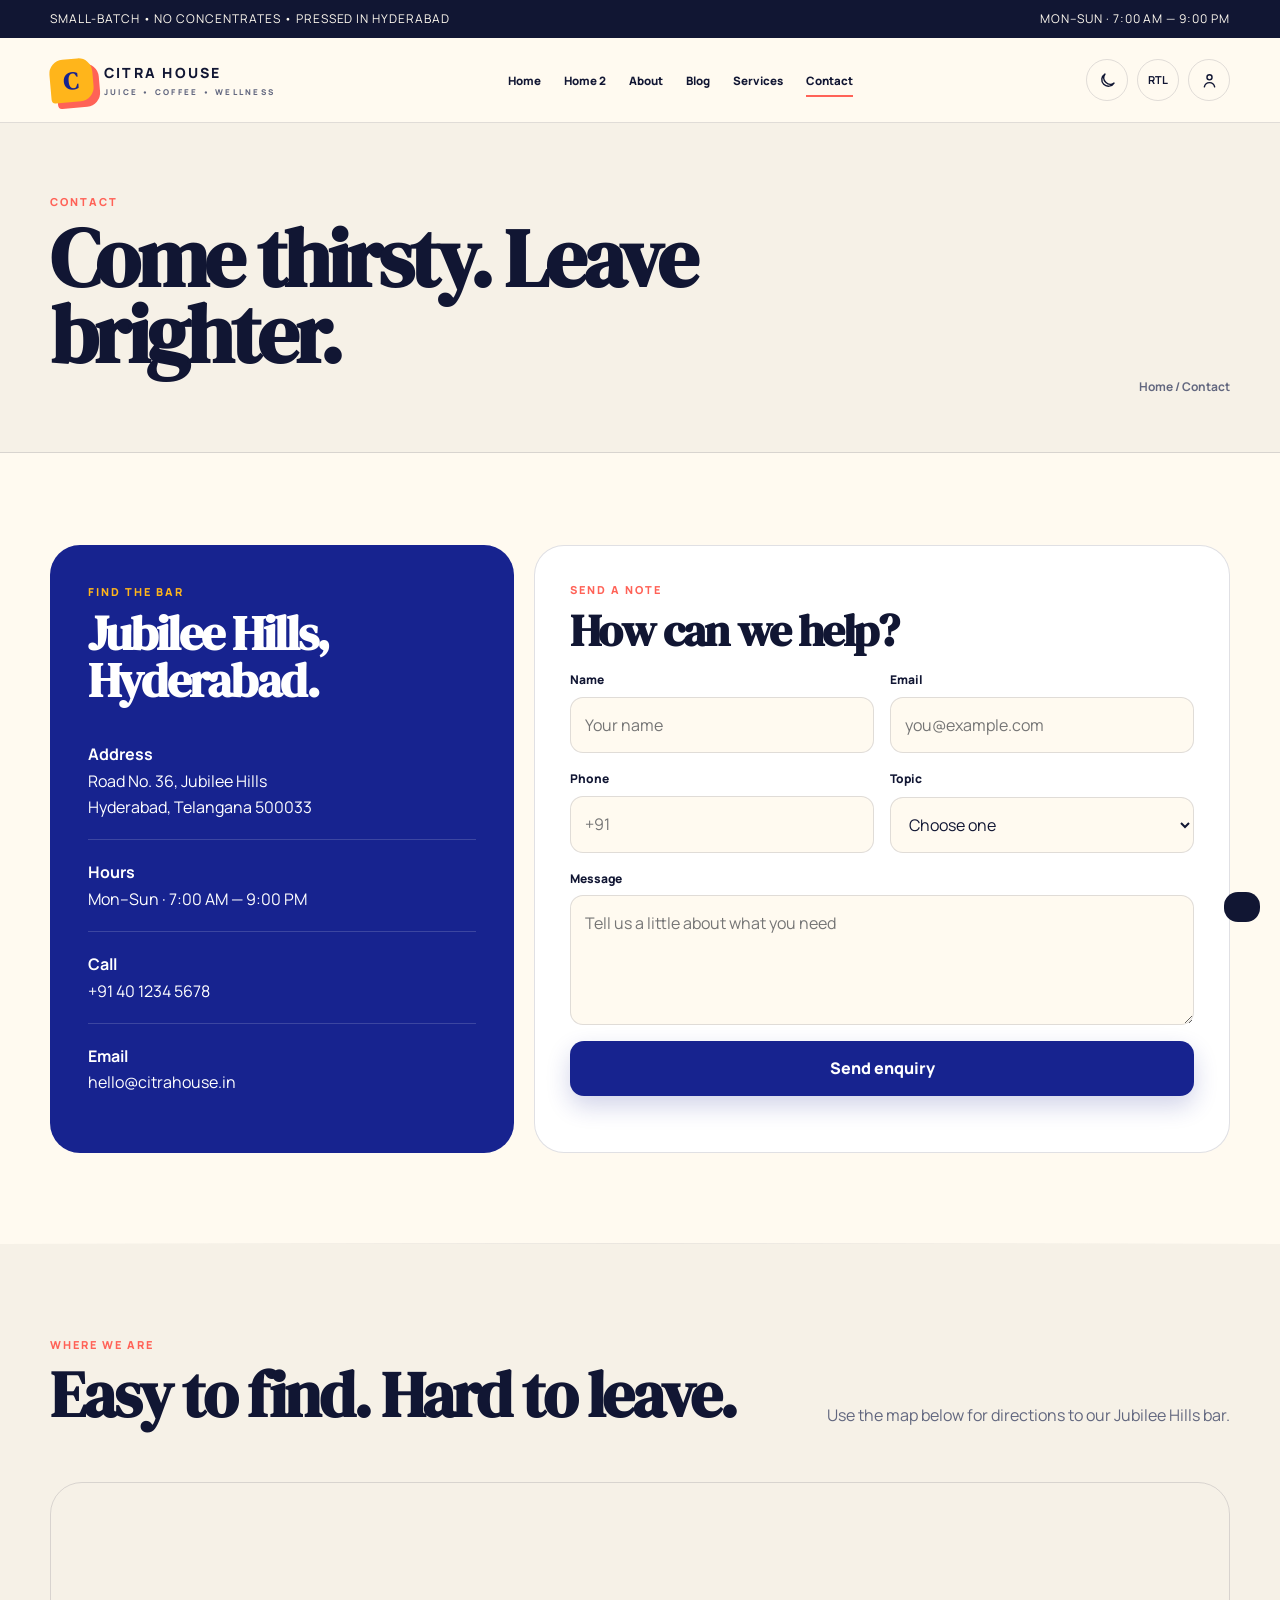
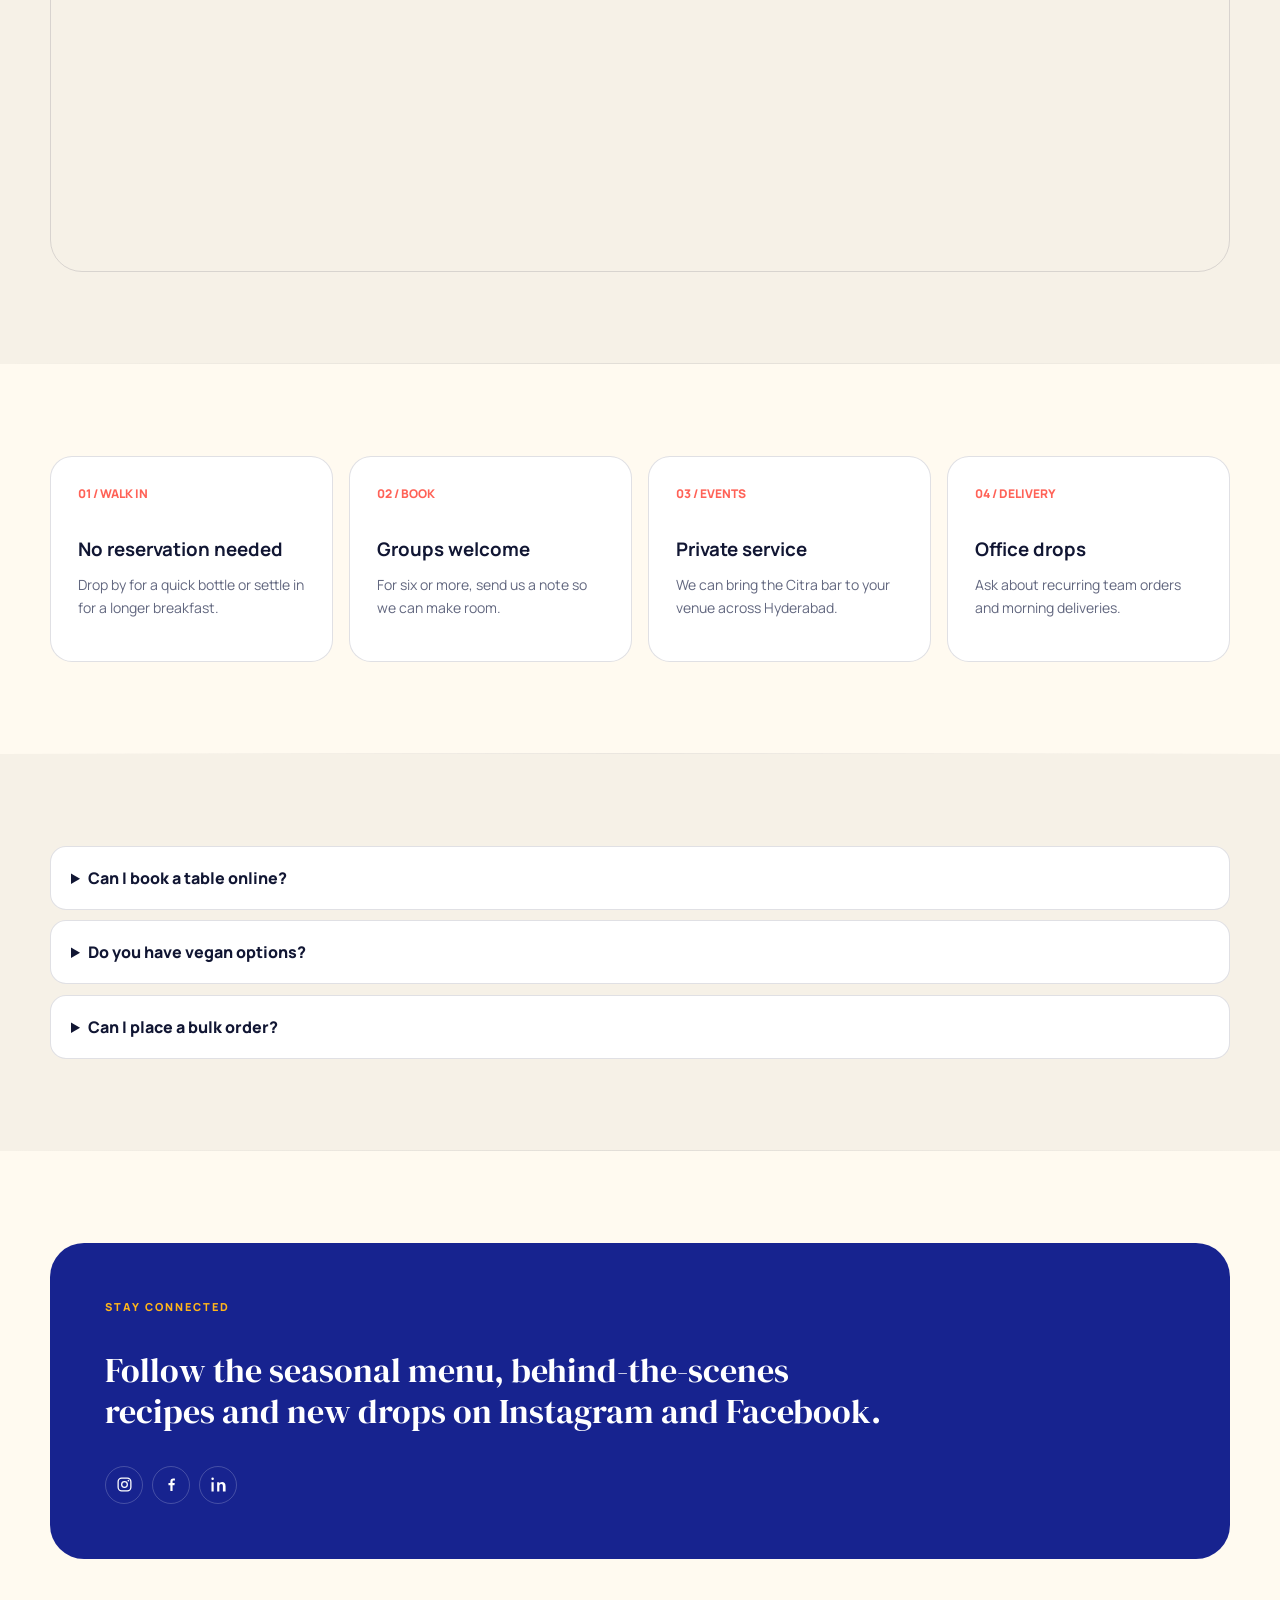
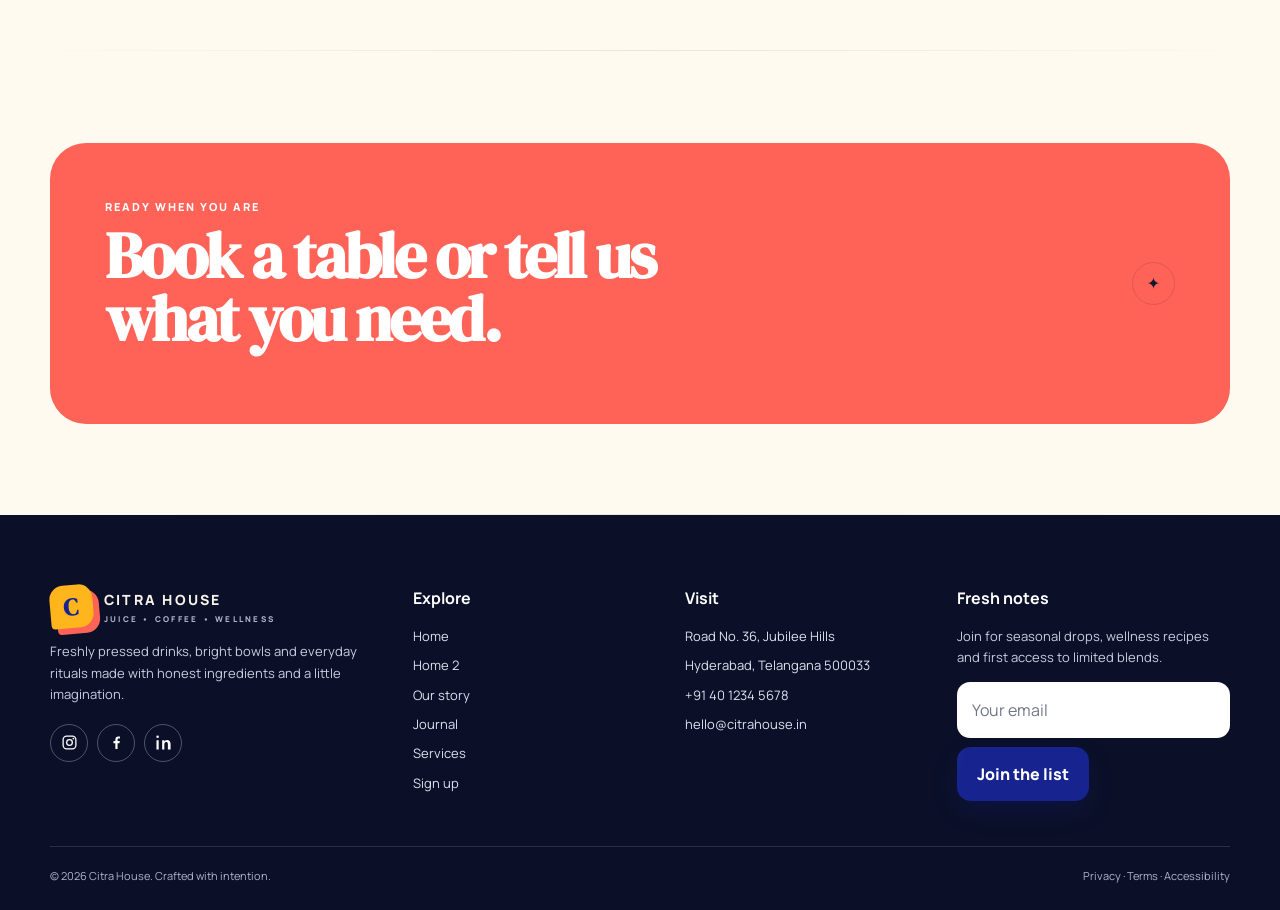
<file: contact.html>
<!doctype html>
<html lang="en" dir="ltr">
<head>
<meta charset="utf-8"><meta name="viewport" content="width=device-width,initial-scale=1">
<title>Contact Citra House</title><meta name="description" content="Visit Citra House in Jubilee Hills, Hyderabad or send an enquiry for tables, events and orders.">
<link rel="icon" href="favicon.svg"><link rel="stylesheet" href="css/style.css">
</head>
<body>
<div class="topbar"><div class="container"><span>Small-batch • No concentrates • Pressed in Hyderabad</span><span>Mon–Sun · 7:00 AM — 9:00 PM</span></div></div>
<header class="header"><div class="container nav">
<a class="logo" href="index.html"><span class="logo-mark">C</span><span>CITRA HOUSE<small>JUICE • COFFEE • WELLNESS</small></span></a>
<nav class="navlinks">
<a data-page="index.html" href="index.html">Home</a><a data-page="home2.html" href="home2.html">Home 2</a><a data-page="about.html" href="about.html">About</a><a data-page="blogs.html" href="blogs.html">Blog</a><a data-page="services.html" href="services.html">Services</a><a data-page="contact.html" href="contact.html">Contact</a>
</nav>
<div class="nav-actions">
<button class="icon-btn theme-icon" aria-label="Toggle dark and light mode" data-theme-toggle title="Dark / Light">
<svg viewBox="0 0 24 24" aria-hidden="true"><path d="M20.2 15.2A8.2 8.2 0 0 1 8.8 3.8 8.3 8.3 0 1 0 20.2 15.2Z"/></svg>
</button>
<button class="icon-btn rtl-control" aria-label="Toggle RTL and LTR" data-dir-toggle title="RTL / LTR">RTL</button>
<div class="user-menu">
<button class="icon-btn user-icon" type="button" aria-label="Open account menu" aria-expanded="false" title="Account menu">
<svg viewBox="0 0 24 24" aria-hidden="true"><circle cx="12" cy="8" r="3.2"/><path d="M5.5 20c.8-3.5 3-5.3 6.5-5.3s5.7 1.8 6.5 5.3"/></svg>
</button>
<div class="user-dropdown" role="menu">
<a href="login.html" role="menuitem"><span class="menu-symbol">↪</span><span><b>Login</b><small>Member sign in</small></span></a>
<a href="signup.html" role="menuitem"><span class="menu-symbol">＋</span><span><b>Sign up</b><small>Create your account</small></span></a>
<a href="enquiry.html" role="menuitem"><span class="menu-symbol">✦</span><span><b>Book / Enquire</b><small>Table, event or order</small></span></a>

</div>
</div>
<button class="menu-btn" aria-label="Open menu">☰</button>
</div>
</div></header>

<main>
<section class="page-hero"><div class="container"><div><div class="kicker">Contact</div><h1 class="serif">Come thirsty. Leave brighter.</h1></div><div class="breadcrumb">Home / Contact</div></div></section>
<section class="section"><div class="container contact-grid"><div class="contact-card"><div class="kicker" style="color:var(--mango)">Find the bar</div><h2 class="serif" style="font-size:48px">Jubilee Hills, Hyderabad.</h2><div class="contact-row"><b>Address</b><br>Road No. 36, Jubilee Hills<br>Hyderabad, Telangana 500033</div><div class="contact-row"><b>Hours</b><br>Mon–Sun · 7:00 AM — 9:00 PM</div><div class="contact-row"><b>Call</b><br><a href="tel:+914012345678">+91 40 1234 5678</a></div><div class="contact-row"><b>Email</b><br><a href="mailto:hello@citrahouse.in">hello@citrahouse.in</a></div></div>
<form class="form"><div class="kicker">Send a note</div><h2 class="serif" style="font-size:45px">How can we help?</h2><div class="form-grid"><div class="field"><label>Name</label><input required placeholder="Your name"></div><div class="field"><label>Email</label><input type="email" required placeholder="you@example.com"></div><div class="field"><label>Phone</label><input required placeholder="+91"></div><div class="field"><label>Topic</label><select required><option value="">Choose one</option><option>Table booking</option><option>Event / catering</option><option>Corporate order</option><option>General question</option></select></div><div class="field full"><label>Message</label><textarea required placeholder="Tell us a little about what you need"></textarea></div><div class="field full"><button class="primary">Send enquiry</button></div></div></form></div></section>
<section class="section alt"><div class="container"><div class="section-head reveal"><div><div class="kicker">Where we are</div><h2 class="serif">Easy to find. Hard to leave.</h2></div><p>Use the map below for directions to our Jubilee Hills bar.</p></div><div class="map-wrap"><iframe loading="lazy" src="https://www.google.com/maps?q=Jubilee%20Hills%20Hyderabad&output=embed" title="Citra House location map"></iframe></div></div></section>
<section class="section"><div class="container"><div class="feature-grid"><div class="feature"><div class="feature-num">01 / WALK IN</div><h3>No reservation needed</h3><p>Drop by for a quick bottle or settle in for a longer breakfast.</p></div><div class="feature"><div class="feature-num">02 / BOOK</div><h3>Groups welcome</h3><p>For six or more, send us a note so we can make room.</p></div><div class="feature"><div class="feature-num">03 / EVENTS</div><h3>Private service</h3><p>We can bring the Citra bar to your venue across Hyderabad.</p></div><div class="feature"><div class="feature-num">04 / DELIVERY</div><h3>Office drops</h3><p>Ask about recurring team orders and morning deliveries.</p></div></div></div></section>
<section class="section alt"><div class="container"><div class="faq"><details><summary>Can I book a table online?</summary><p>Yes. Use the Book / Enquire button and tell us your date, group size and preferred time.</p></details><details><summary>Do you have vegan options?</summary><p>Yes. Many of our juices and smoothies are naturally plant-based, and the team can guide you through the menu.</p></details><details><summary>Can I place a bulk order?</summary><p>Absolutely. Contact us with quantities and timing and we will recommend the best format.</p></details></div></div></section>
<section class="section"><div class="container quote"><div class="kicker" style="color:var(--mango)">Stay connected</div><p>Follow the seasonal menu, behind-the-scenes recipes and new drops on Instagram and Facebook.</p><div class="socials">
<a href="https://www.instagram.com/" target="_blank" rel="noreferrer" aria-label="Instagram" title="Instagram"><svg viewBox="0 0 24 24" aria-hidden="true"><rect x="3" y="3" width="18" height="18" rx="5" fill="none" stroke="currentColor" stroke-width="1.8"/><circle cx="12" cy="12" r="4" fill="none" stroke="currentColor" stroke-width="1.8"/><circle cx="17.5" cy="6.5" r="1.2" fill="currentColor"/></svg></a>
<a href="https://www.facebook.com/" target="_blank" rel="noreferrer" aria-label="Facebook" title="Facebook"><svg viewBox="0 0 24 24" aria-hidden="true"><path fill="currentColor" d="M13.5 21v-8h2.7l.4-3.1h-3.1v-2c0-.9.3-1.5 1.6-1.5h1.7V3.6c-.3 0-1.3-.1-2.4-.1-2.4 0-4 1.5-4 4.2v2.2H7.7V13h2.7v8z"/></svg></a>
<a href="https://www.linkedin.com/" target="_blank" rel="noreferrer" aria-label="LinkedIn" title="LinkedIn"><svg viewBox="0 0 24 24" aria-hidden="true"><path fill="currentColor" d="M5.2 8.7H2.1V22h3.1zM3.7 2a1.8 1.8 0 1 0 0 3.6 1.8 1.8 0 0 0 0-3.6M22 14.4c0-4-2.1-5.9-4.9-5.9-2.3 0-3.3 1.3-3.9 2.2V8.7h-3.1V22h3.1v-7.1c0-1.9.4-3.7 2.7-3.7s2.3 2.1 2.3 3.8V22H22z"/></svg></a>
</div></div></section>
<section class="section"><div class="container cta reveal"><div><div class="kicker" style="color:#fff">Ready when you are</div><h2 class="serif">Book a table or tell us what you need.</h2></div><button class="icon-btn contact-trigger" data-open-modal="book" aria-label="Contact, booking and enquiry" title="Contact / Book / Enquire">✦</button></div></section>
</main>

<footer class="footer"><div class="container footer-grid">
<div><a class="logo" href="index.html"><span class="logo-mark">C</span><span>CITRA HOUSE<small>JUICE • COFFEE • WELLNESS</small></span></a><p>Freshly pressed drinks, bright bowls and everyday rituals made with honest ingredients and a little imagination.</p><div class="socials">
<a href="https://www.instagram.com/" target="_blank" rel="noreferrer" aria-label="Instagram" title="Instagram"><svg viewBox="0 0 24 24" aria-hidden="true"><rect x="3" y="3" width="18" height="18" rx="5" fill="none" stroke="currentColor" stroke-width="1.8"/><circle cx="12" cy="12" r="4" fill="none" stroke="currentColor" stroke-width="1.8"/><circle cx="17.5" cy="6.5" r="1.2" fill="currentColor"/></svg></a>
<a href="https://www.facebook.com/" target="_blank" rel="noreferrer" aria-label="Facebook" title="Facebook"><svg viewBox="0 0 24 24" aria-hidden="true"><path fill="currentColor" d="M13.5 21v-8h2.7l.4-3.1h-3.1v-2c0-.9.3-1.5 1.6-1.5h1.7V3.6c-.3 0-1.3-.1-2.4-.1-2.4 0-4 1.5-4 4.2v2.2H7.7V13h2.7v8z"/></svg></a>
<a href="https://www.linkedin.com/" target="_blank" rel="noreferrer" aria-label="LinkedIn" title="LinkedIn"><svg viewBox="0 0 24 24" aria-hidden="true"><path fill="currentColor" d="M5.2 8.7H2.1V22h3.1zM3.7 2a1.8 1.8 0 1 0 0 3.6 1.8 1.8 0 0 0 0-3.6M22 14.4c0-4-2.1-5.9-4.9-5.9-2.3 0-3.3 1.3-3.9 2.2V8.7h-3.1V22h3.1v-7.1c0-1.9.4-3.7 2.7-3.7s2.3 2.1 2.3 3.8V22H22z"/></svg></a>
</div></div>
<div><h4>Explore</h4><div class="footer-links"><a href="index.html">Home</a><a href="home2.html">Home 2</a><a href="about.html">Our story</a><a href="blogs.html">Journal</a><a href="services.html">Services</a><a href="signup.html">Sign up</a></div></div>
<div><h4>Visit</h4><div class="footer-links"><span>Road No. 36, Jubilee Hills</span><span>Hyderabad, Telangana 500033</span><a href="tel:+914012345678">+91 40 1234 5678</a><a href="mailto:hello@citrahouse.in">hello@citrahouse.in</a></div></div>
<div><h4>Fresh notes</h4><p>Join for seasonal drops, wellness recipes and first access to limited blends.</p><form><div class="field"><input type="email" placeholder="Your email" required></div><button class="primary" style="margin-top:9px">Join the list</button></form></div>
</div><div class="container copyright"><span>© <span data-year></span> Citra House. Crafted with intention.</span><span>Privacy · Terms · Accessibility</span></div></footer>
<div class="modal" role="dialog" aria-modal="true"><div class="modal-box">
<button class="close" data-close-modal aria-label="Close">×</button><div class="kicker">Citra House</div><h2 style="font-size:42px">Make it yours.</h2><p style="color:var(--muted)">Book a table, private bar or send an enquiry.</p>
<div class="modal-tabs"><button data-mode="book" class="active">Book / Enquire</button><button data-mode="login">Member login</button></div>
<div class="modal-panel" data-panel="book"><form class="form-grid"><div class="field"><label>Name</label><input required></div><div class="field"><label>Phone</label><input required></div><div class="field"><label>Date</label><input type="date" required></div><div class="field"><label>Guests</label><select required><option value="">Choose</option><option>2</option><option>4</option><option>6+</option></select></div><div class="field full"><label>What can we prepare?</label><textarea placeholder="Private event, tasting, table or general enquiry"></textarea></div><div class="field full"><button class="primary">Send request</button></div></form></div>
<div class="modal-panel" data-panel="login" hidden><form><div class="field"><label>Email</label><input type="email" required></div><div class="field" style="margin-top:14px"><label>Password</label><input type="password" required></div><button class="primary" style="margin-top:16px">Sign in</button><p style="font-size:13px;color:var(--muted);margin:14px 0 0">New here? <a href="signup.html" style="font-weight:800;color:var(--navy)">Create an account →</a></p></form></div>
</div></div><div class="toast" role="status"></div>
<script src="js/script.js"></script></body></html>
</file>
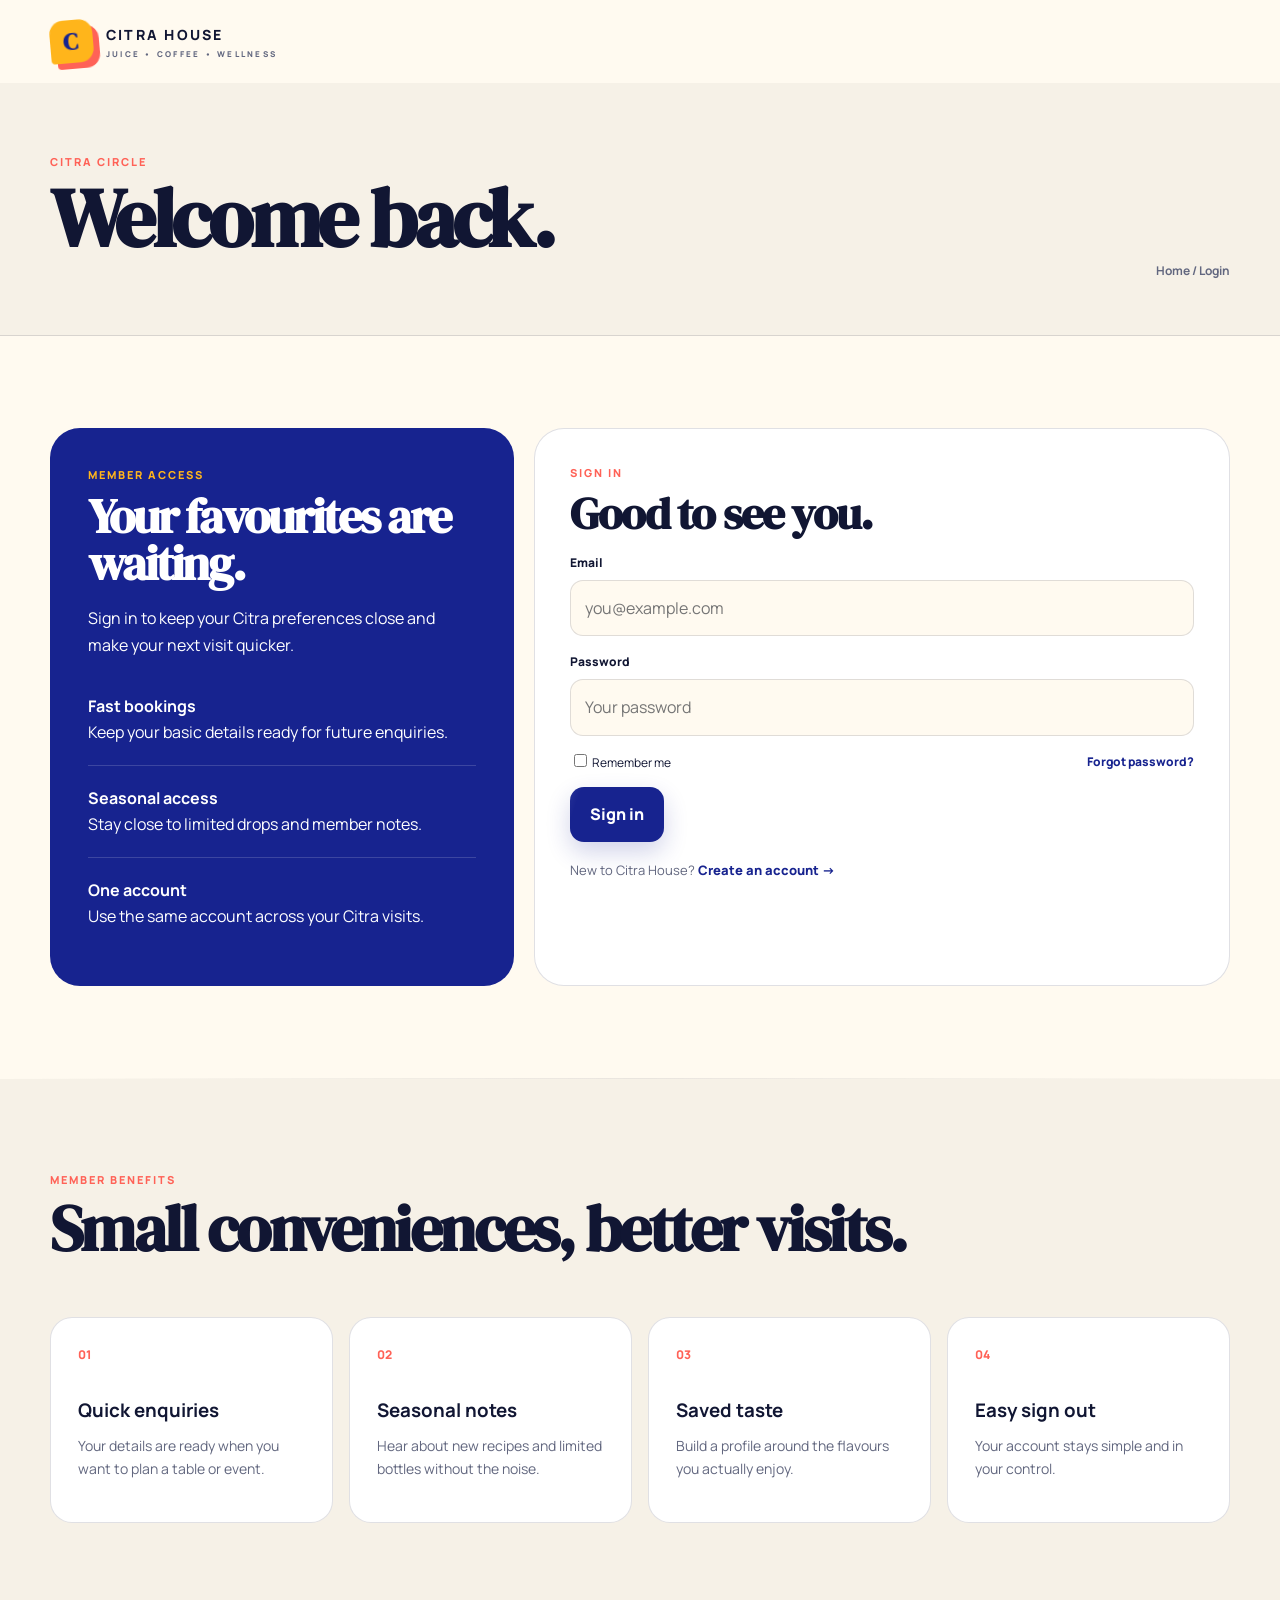
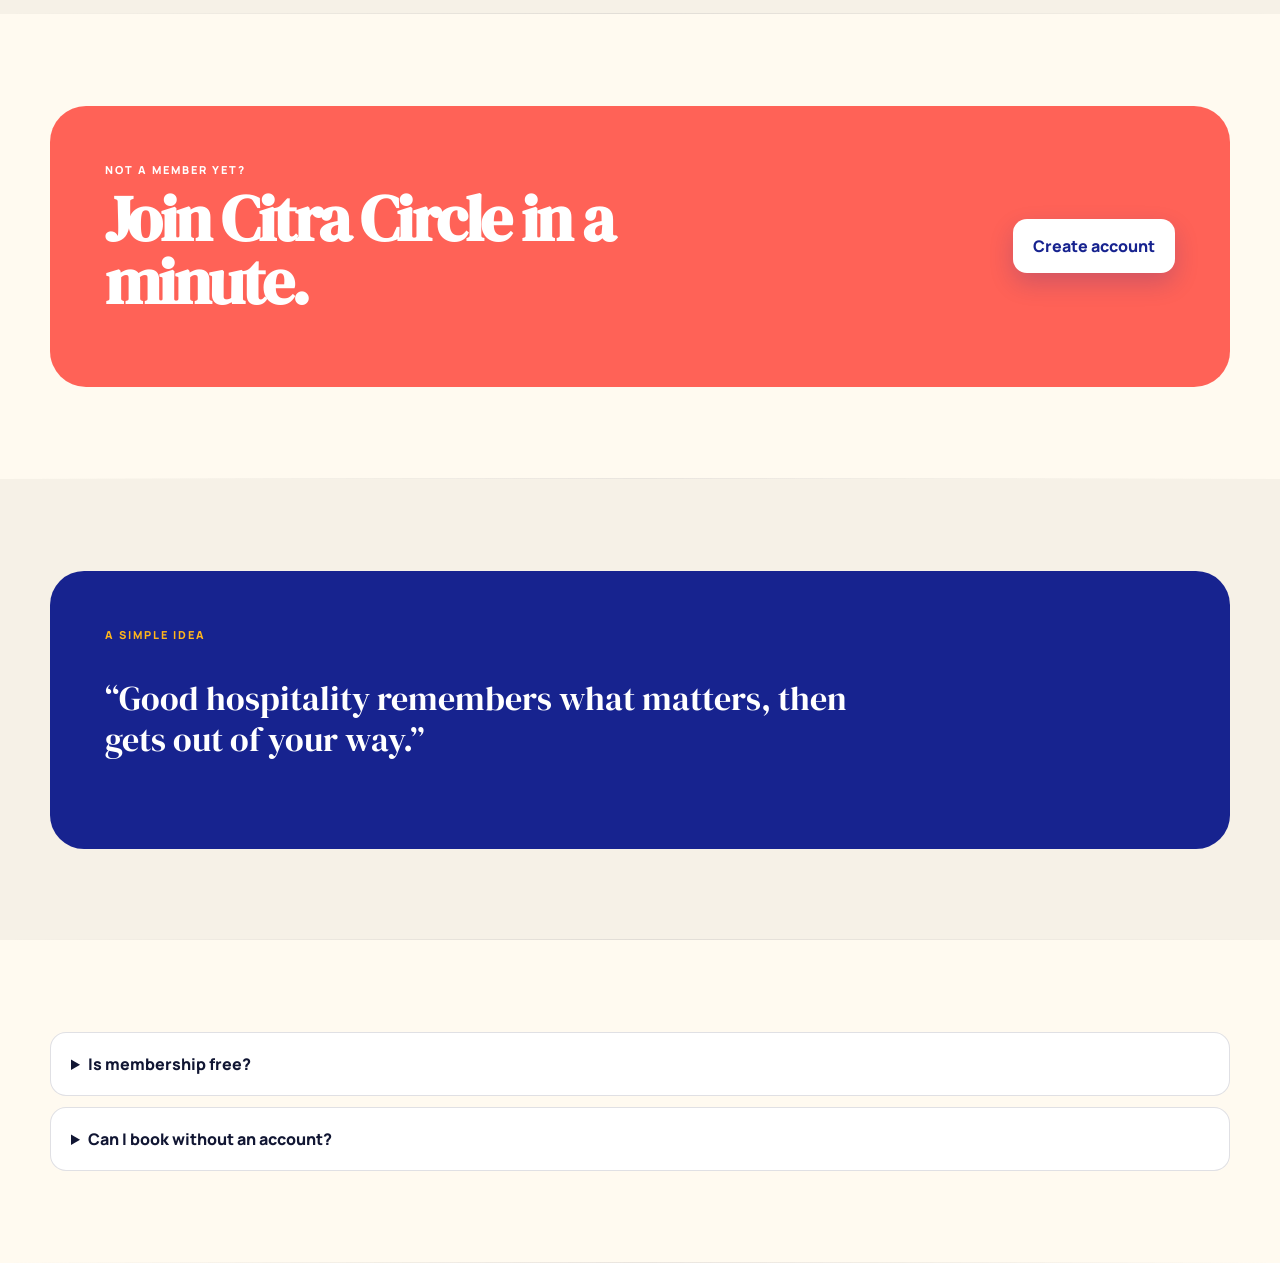
<file: login.html>
<!doctype html>
<html lang="en" dir="ltr">
<head>
<meta charset="utf-8"><meta name="viewport" content="width=device-width,initial-scale=1">
<title>Login — Citra House</title><meta name="description" content="Sign in to your Citra House account.">
<link rel="icon" href="favicon.svg"><link rel="stylesheet" href="css/style.css">
</head>
<body class="auth-page">
</div>
<header class="auth-header"><div class="container"><a class="logo" href="index.html" aria-label="Citra House home"><span class="logo-mark">C</span><span>CITRA HOUSE<small>JUICE • COFFEE • WELLNESS</small></span></a></div></header>
<main>
<section class="page-hero"><div class="container"><div><div class="kicker">Citra Circle</div><h1 class="serif">Welcome back.</h1></div><div class="breadcrumb">Home / Login</div></div></section>
<section class="section"><div class="container contact-grid">
<div class="contact-card"><div class="kicker" style="color:var(--mango)">Member access</div><h2 class="serif" style="font-size:48px">Your favourites are waiting.</h2><p>Sign in to keep your Citra preferences close and make your next visit quicker.</p>
<div class="contact-row"><b>Fast bookings</b><br>Keep your basic details ready for future enquiries.</div><div class="contact-row"><b>Seasonal access</b><br>Stay close to limited drops and member notes.</div><div class="contact-row"><b>One account</b><br>Use the same account across your Citra visits.</div></div>
<form class="form"><div class="kicker">Sign in</div><h2 class="serif" style="font-size:45px">Good to see you.</h2><div class="field"><label>Email</label><input type="email" required placeholder="you@example.com"></div><div class="field" style="margin-top:16px"><label>Password</label><input type="password" required placeholder="Your password"></div><div style="display:flex;justify-content:space-between;align-items:center;gap:10px;margin:15px 0;font-size:12px"><label><input type="checkbox" style="width:auto"> Remember me</label><a href="#" style="font-weight:800;color:var(--navy)">Forgot password?</a></div><button class="primary">Sign in</button><p style="font-size:13px;color:var(--muted);margin-top:18px">New to Citra House? <a href="signup.html" style="font-weight:800;color:var(--navy)">Create an account →</a></p></form>
</div></section>
<section class="section alt"><div class="container"><div class="section-head"><div><div class="kicker">Member benefits</div><h2 class="serif">Small conveniences, better visits.</h2></div></div><div class="feature-grid"><div class="feature reveal"><div class="feature-num">01</div><h3>Quick enquiries</h3><p>Your details are ready when you want to plan a table or event.</p></div><div class="feature reveal"><div class="feature-num">02</div><h3>Seasonal notes</h3><p>Hear about new recipes and limited bottles without the noise.</p></div><div class="feature reveal"><div class="feature-num">03</div><h3>Saved taste</h3><p>Build a profile around the flavours you actually enjoy.</p></div><div class="feature reveal"><div class="feature-num">04</div><h3>Easy sign out</h3><p>Your account stays simple and in your control.</p></div></div></div></section>
<section class="section"><div class="container cta reveal"><div><div class="kicker" style="color:#fff">Not a member yet?</div><h2 class="serif">Join Citra Circle in a minute.</h2></div><a class="primary" href="signup.html">Create account</a></div></section>
<section class="section alt"><div class="container quote reveal"><div class="kicker" style="color:var(--mango)">A simple idea</div><p>“Good hospitality remembers what matters, then gets out of your way.”</p></div></section>
<section class="section"><div class="container"><div class="faq"><details><summary>Is membership free?</summary><p>Yes. Creating an account is free.</p></details><details><summary>Can I book without an account?</summary><p>Yes. You can always use the Book / Enquire option from the site.</p></details></div></div></section>
</main>

<script src="js/script.js"></script>
</body></html>
</file>
<file: css/style.css>
@import url('https://fonts.googleapis.com/css2?family=DM+Serif+Display&family=Manrope:wght@400;500;600;700;800&display=swap');

:root{
  --ink:#111633;--navy:#17238f;--blue:#263bc7;--mango:#ffb51b;--coral:#ff6257;
  --mint:#c8eee4;--cream:#fffaf0;--paper:#f6f1e7;--white:#fff;--line:rgba(17,22,51,.13);
  --muted:#62677f;--shadow:0 24px 70px rgba(20,28,90,.14);--radius:28px;
}
[data-theme="dark"]{
  --ink:#f8f5ec;--cream:#0d1025;--paper:#151936;--white:#11142b;--line:rgba(255,255,255,.14);
  --muted:#b8bdd1;--shadow:0 24px 70px rgba(0,0,0,.34);
}
*{box-sizing:border-box}html{scroll-behavior:smooth}body{margin:0;font-family:Manrope,system-ui,sans-serif;background:var(--cream);color:var(--ink);line-height:1.65;overflow-x:hidden}
body:before{content:"";position:fixed;inset:0;pointer-events:none;opacity:.28;background-image:radial-gradient(rgba(23,35,143,.10) .7px,transparent .7px);background-size:14px 14px;z-index:-1}
a{text-decoration:none;color:inherit}img{max-width:100%;display:block}button,input,textarea,select{font:inherit}
button{cursor:pointer}.container{width:min(1180px,calc(100% - 40px));margin:auto}.serif{font-family:"DM Serif Display",Georgia,serif}
.topbar{background:var(--ink);color:var(--cream);font-size:12px;letter-spacing:.08em;text-transform:uppercase}
.topbar .container{height:38px;display:flex;align-items:center;justify-content:space-between}
.header{position:relative;z-index:30;background:color-mix(in srgb,var(--cream) 90%,transparent);backdrop-filter:blur(16px);border-bottom:1px solid var(--line)}
.nav{height:84px;display:flex;align-items:center;justify-content:space-between;gap:24px}
.logo{display:flex;align-items:center;gap:11px;font-weight:800;letter-spacing:.16em;font-size:14px}
.logo-mark{width:43px;height:43px;border-radius:14px 14px 14px 4px;background:var(--mango);display:grid;place-items:center;color:var(--navy);font-family:"DM Serif Display";font-size:24px;transform:rotate(-5deg);box-shadow:6px 6px 0 var(--coral)}
.logo small{display:block;font-size:8px;letter-spacing:.28em;color:var(--muted);margin-top:1px}
.navlinks{display:flex;align-items:center;gap:28px;font-size:13px;font-weight:800}.navlinks a{position:relative;padding:8px 0}.navlinks a:after{content:"";position:absolute;left:0;right:100%;bottom:1px;height:2px;background:var(--coral);transition:.25s}.navlinks a:hover:after,.navlinks a.active:after{right:0}
.nav-actions{display:flex;align-items:center;gap:9px}.icon-btn,.menu-btn{width:43px;height:43px;border:1px solid var(--line);background:transparent;color:var(--ink);border-radius:50%;display:grid;place-items:center;font-weight:800}
.menu-btn{display:none;border-radius:13px}.primary{border:0;background:var(--navy);color:#fff;padding:14px 20px;border-radius:14px;font-weight:800;box-shadow:0 10px 24px rgba(23,35,143,.2);transition:.25s}.primary:hover{transform:translateY(-2px);background:var(--coral)}
.secondary{border:1px solid var(--line);background:transparent;color:var(--ink);padding:13px 19px;border-radius:14px;font-weight:800;transition:.25s}.secondary:hover{border-color:var(--navy);transform:translateY(-2px)}
.hero{position:relative;padding:78px 0 96px;overflow:hidden}.hero-grid{display:grid;grid-template-columns:1fr 1fr;gap:70px;align-items:center}
.eyebrow{display:inline-flex;align-items:center;gap:10px;font-size:11px;font-weight:800;letter-spacing:.18em;text-transform:uppercase;color:var(--navy);margin-bottom:18px}.eyebrow i{width:32px;height:3px;background:var(--coral);display:inline-block}
h1{font-size:clamp(56px,7vw,94px);line-height:.93;letter-spacing:-.045em;margin:0 0 24px;max-width:720px}h2{font-size:clamp(38px,5vw,64px);line-height:.98;letter-spacing:-.04em;margin:0 0 18px}h3{line-height:1.1;margin:0 0 10px}.lead{font-size:18px;color:var(--muted);max-width:610px}.hero-copy .actions{display:flex;gap:12px;flex-wrap:wrap;margin-top:28px}
.hero-art{position:relative;min-height:500px}.hero-photo{width:min(460px,90%);height:520px;object-fit:cover;border-radius:240px 240px 34px 34px;margin-left:auto;box-shadow:var(--shadow);border:10px solid var(--white)}
.blob{position:absolute;border-radius:50%;z-index:-1}.blob.one{width:180px;height:180px;background:var(--mango);top:4%;left:0}.blob.two{width:120px;height:120px;background:var(--mint);right:2%;bottom:4%}
.sticker{position:absolute;left:8%;bottom:9%;background:var(--coral);color:#fff;padding:18px 20px;border-radius:18px;font-weight:800;box-shadow:12px 14px 0 rgba(23,35,143,.16);transform:rotate(-5deg)}
.section{padding:92px 0}.section.alt{background:var(--paper)}.section-head{display:flex;align-items:end;justify-content:space-between;gap:30px;margin-bottom:38px}.section-head p{max-width:480px;color:var(--muted)}
.kicker{font-size:11px;letter-spacing:.18em;text-transform:uppercase;font-weight:800;color:var(--coral);margin-bottom:9px}
.product-grid{display:grid;grid-template-columns:repeat(3,1fr);gap:20px}.product{background:var(--white);border:1px solid var(--line);border-radius:var(--radius);overflow:hidden;transition:.3s}.product:hover{transform:translateY(-6px);box-shadow:var(--shadow)}.product-img{height:285px;object-fit:cover;width:100%}.product-body{padding:22px}.tag{display:inline-block;background:var(--mint);color:var(--navy);font-size:10px;font-weight:800;text-transform:uppercase;letter-spacing:.12em;padding:6px 9px;border-radius:20px}.price{font-weight:800;color:var(--coral);font-size:15px}.product-top{display:flex;justify-content:space-between;gap:10px;align-items:center;margin-bottom:12px}
.feature-grid{display:grid;grid-template-columns:repeat(4,1fr);gap:16px}.feature{padding:27px;background:var(--white);border:1px solid var(--line);border-radius:22px}.feature-num{font-size:12px;font-weight:800;color:var(--coral);margin-bottom:35px}.feature p,.card p{color:var(--muted);font-size:14px}
.split{display:grid;grid-template-columns:1fr 1fr;gap:55px;align-items:center}.split-img{width:100%;height:570px;object-fit:cover;border-radius:34px}.list{display:grid;gap:16px;margin:25px 0}.list-item{display:flex;gap:15px;align-items:flex-start}.check{width:30px;height:30px;flex:0 0 30px;border-radius:50%;background:var(--mango);display:grid;place-items:center;color:var(--navy);font-weight:900}
.stats{display:grid;grid-template-columns:repeat(4,1fr);border-top:1px solid var(--line);border-bottom:1px solid var(--line)}.stat{padding:28px 18px;border-right:1px solid var(--line)}.stat:last-child{border:0}.stat strong{font:42px "DM Serif Display";display:block}.stat span{font-size:12px;color:var(--muted);text-transform:uppercase;letter-spacing:.1em}
.quote{background:var(--navy);color:#fff;border-radius:34px;padding:55px}.quote p{font:34px/1.2 "DM Serif Display";max-width:780px}.quote small{color:#d6d9ef}
.blog-grid{display:grid;grid-template-columns:1.4fr 1fr 1fr;gap:20px}.article{background:var(--white);border:1px solid var(--line);border-radius:26px;overflow:hidden}.article img{height:230px;width:100%;object-fit:cover}.article.big img{height:340px}.article-body{padding:21px}.article-meta{font-size:11px;text-transform:uppercase;letter-spacing:.1em;color:var(--coral);font-weight:800;margin-bottom:9px}
.cta{background:var(--coral);color:#fff;border-radius:36px;padding:55px;display:flex;align-items:center;justify-content:space-between;gap:30px}.cta h2{max-width:650px}.cta .primary{background:#fff;color:var(--navy)}
.page-hero{padding:70px 0 55px;background:var(--paper);border-bottom:1px solid var(--line)}.page-hero .container{display:flex;justify-content:space-between;gap:40px;align-items:end}.page-hero h1{font-size:clamp(54px,7vw,82px);max-width:800px}.breadcrumb{font-size:12px;color:var(--muted);font-weight:700}
.editorial{display:grid;grid-template-columns:1.1fr .9fr;gap:50px;align-items:start}.editorial-image{height:620px;object-fit:cover;border-radius:0 0 120px 0}
.timeline{display:grid;gap:0}.timeline-item{display:grid;grid-template-columns:100px 1fr;gap:25px;padding:28px 0;border-top:1px solid var(--line)}.timeline-item strong{color:var(--coral)}
.values{display:grid;grid-template-columns:repeat(3,1fr);gap:18px}.value{min-height:230px;padding:30px;border-radius:28px;background:var(--navy);color:#fff}.value:nth-child(2){background:var(--mango);color:var(--navy)}.value:nth-child(3){background:var(--mint);color:var(--navy)}
.service-grid{display:grid;grid-template-columns:repeat(2,1fr);gap:20px}.service{padding:34px;background:var(--white);border:1px solid var(--line);border-radius:28px;min-height:270px}.service-icon{width:52px;height:52px;border-radius:16px;background:var(--mango);display:grid;place-items:center;color:var(--navy);font-weight:900;margin-bottom:32px}
.process{display:grid;grid-template-columns:repeat(4,1fr);gap:14px}.process .feature{min-height:210px}.process .feature:nth-child(2){background:var(--coral);color:#fff}.process .feature:nth-child(2) p{color:#fff}.process .feature:nth-child(3){background:var(--navy);color:#fff}.process .feature:nth-child(3) p{color:#fff}
.contact-grid{display:grid;grid-template-columns:.8fr 1.2fr;gap:20px}.contact-card{background:var(--navy);color:#fff;padding:38px;border-radius:30px}.contact-row{padding:19px 0;border-bottom:1px solid rgba(255,255,255,.16)}.contact-row:last-child{border:0}.form{background:var(--white);border:1px solid var(--line);border-radius:30px;padding:35px}.form-grid{display:grid;grid-template-columns:1fr 1fr;gap:16px}.field{display:grid;gap:7px}.field.full{grid-column:1/-1}.field label{font-size:12px;font-weight:800}.field input,.field textarea,.field select{width:100%;border:1px solid var(--line);background:var(--cream);color:var(--ink);padding:14px;border-radius:13px;outline:none}.field input:focus,.field textarea:focus,.field select:focus{border-color:var(--navy);box-shadow:0 0 0 3px rgba(38,59,199,.12)}.field textarea{min-height:130px;resize:vertical}
.map-wrap{height:390px;border-radius:32px;overflow:hidden;border:1px solid var(--line)}.map-wrap iframe{width:100%;height:100%;border:0;filter:saturate(.9)}
.faq{display:grid;gap:10px}.faq details{background:var(--white);border:1px solid var(--line);border-radius:16px;padding:18px 20px}.faq summary{font-weight:800;cursor:pointer}
.filter{display:flex;gap:8px;flex-wrap:wrap;margin-bottom:25px}.filter button{padding:10px 15px;border-radius:30px;border:1px solid var(--line);background:transparent;color:var(--ink);font-weight:800}.filter button.active{background:var(--navy);color:#fff}
.notfound{min-height:70vh;display:grid;place-items:center;text-align:center}.notfound .number{font:clamp(120px,20vw,260px) "DM Serif Display";color:var(--mango);line-height:.8}.notfound p{max-width:530px;margin:20px auto;color:var(--muted)}
.footer{background:var(--ink);color:var(--cream);padding:70px 0 25px;margin-top:0}.footer-grid{display:grid;grid-template-columns:1.4fr 1fr 1fr 1.2fr;gap:45px}.footer .logo small{color:#aeb3c9}.footer p{color:#b9bed0;font-size:13px}.footer h4{margin:0 0 14px}.footer-links{display:grid;gap:8px;font-size:13px;color:#c9ccda}.socials{display:flex;gap:9px;margin-top:18px}.socials a{width:38px;height:38px;border:1px solid rgba(255,255,255,.2);border-radius:50%;display:grid;place-items:center;font-size:13px;font-weight:800}.copyright{border-top:1px solid rgba(255,255,255,.13);margin-top:45px;padding-top:20px;color:#9da2b7;font-size:11px;display:flex;justify-content:space-between;gap:20px}
.modal{position:fixed;inset:0;background:rgba(9,12,32,.68);backdrop-filter:blur(10px);z-index:100;display:none;place-items:center;padding:20px}.modal.open{display:grid}.modal-box{width:min(560px,100%);background:var(--cream);color:var(--ink);border-radius:28px;padding:32px;position:relative;box-shadow:var(--shadow)}.close{position:absolute;right:16px;top:16px;width:38px;height:38px;border-radius:50%;border:1px solid var(--line);background:transparent;color:var(--ink)}.modal-tabs{display:flex;gap:8px;margin:20px 0}.modal-tabs button{flex:1;border:1px solid var(--line);padding:10px;border-radius:10px;background:transparent;color:var(--ink);font-weight:800}.modal-tabs button.active{background:var(--navy);color:#fff}
.toast{position:fixed;right:20px;bottom:20px;background:var(--ink);color:var(--cream);padding:15px 18px;border-radius:14px;z-index:110;transform:translateY(140%);transition:.3s}.toast.show{transform:none}
.reveal{opacity:0;transform:translateY(18px);transition:.7s}.reveal.visible{opacity:1;transform:none}
[dir="rtl"]{direction:rtl}[dir="rtl"] .navlinks a:after{left:100%;right:0}[dir="rtl"] .hero-photo{margin-right:auto;margin-left:0}[dir="rtl"] .sticker{right:8%;left:auto}[dir="rtl"] .timeline-item,[dir="rtl"] .contact-row{direction:rtl}[dir="rtl"] .footer{text-align:right}
@media(max-width:980px){.navlinks{gap:17px}.hero-grid,.split,.editorial,.contact-grid{grid-template-columns:1fr}.hero-art{min-height:480px}.hero-photo{margin:auto}.product-grid{grid-template-columns:repeat(2,1fr)}.feature-grid,.process{grid-template-columns:repeat(2,1fr)}.blog-grid{grid-template-columns:1fr 1fr}.blog-grid .big{grid-column:1/-1}.footer-grid{grid-template-columns:1fr 1fr}.page-hero .container{display:block}.page-hero .breadcrumb{margin-top:15px}}
@media(max-width:720px){.container{width:min(100% - 28px,1180px)}.topbar .container{font-size:9px}.topbar .container span:last-child{display:none}.nav{height:72px}.navlinks{position:absolute;left:14px;right:14px;top:70px;background:var(--cream);border:1px solid var(--line);border-radius:18px;padding:16px;display:none;flex-direction:column;align-items:stretch;box-shadow:var(--shadow)}.navlinks.open{display:flex}.navlinks a{padding:11px}.menu-btn{display:grid}.nav-actions .secondary{display:none}.hero{padding:55px 0 65px}.hero-grid{gap:25px}.hero-art{min-height:390px}.hero-photo{height:400px;width:80%}.section{padding:65px 0}.section-head{display:block}.section-head .secondary{margin-top:15px}.product-grid,.feature-grid,.values,.service-grid,.process,.blog-grid{grid-template-columns:1fr}.blog-grid .big{grid-column:auto}.stats{grid-template-columns:1fr 1fr}.stat:nth-child(2){border-right:0}.stat:nth-child(3){border-top:1px solid var(--line)}.cta{padding:34px;display:block}.cta .primary{margin-top:18px}.form-grid{grid-template-columns:1fr}.field.full{grid-column:auto}.footer-grid{grid-template-columns:1fr}.copyright{display:block}.copyright span{display:block;margin-top:8px}.split-img,.editorial-image{height:430px}.quote p{font-size:27px}.page-hero{padding:48px 0 38px}}
@media(prefers-reduced-motion:reduce){*{scroll-behavior:auto!important;transition:none!important}.reveal{opacity:1;transform:none}}

/* === Sticky header & premium motion layer === */
.header{position:sticky;top:0;z-index:80}
@keyframes heroDrift{0%,100%{transform:translate3d(0,0,0) rotate(-1deg)}50%{transform:translate3d(0,-12px,0) rotate(1deg)}}
@keyframes floatBlob{0%,100%{transform:translate3d(0,0,0) scale(1)}50%{transform:translate3d(10px,-18px,0) scale(1.05)}}
@keyframes shine{0%{background-position:140% 0}100%{background-position:-140% 0}}
@keyframes pulseRing{0%,100%{box-shadow:0 0 0 0 rgba(255,98,87,.22)}50%{box-shadow:0 0 0 12px rgba(255,98,87,0)}}
.hero-photo{animation:heroDrift 7s ease-in-out infinite}
.blob.one{animation:floatBlob 6s ease-in-out infinite}
.blob.two{animation:floatBlob 8s ease-in-out infinite reverse}
.logo-mark{animation:pulseRing 4s ease-in-out infinite}
.primary{position:relative;overflow:hidden}
.primary:before{content:"";position:absolute;inset:0;background:linear-gradient(110deg,transparent 25%,rgba(255,255,255,.3) 50%,transparent 75%);background-size:220% 100%;background-position:140% 0;pointer-events:none}
.primary:hover:before{animation:shine .8s ease}
.reveal{transition:opacity .75s cubic-bezier(.2,.7,.2,1),transform .75s cubic-bezier(.2,.7,.2,1)}
.product,.feature,.service,.article,.value,.stat,.timeline-item,.faq details,.contact-card,.form,.quote,.cta{will-change:transform}
.product:hover,.feature:hover,.service:hover,.article:hover,.value:hover{transition:transform .35s ease,box-shadow .35s ease}
.section{position:relative}
.section:after{content:"";position:absolute;inset:auto 0 0;height:1px;background:linear-gradient(90deg,transparent,var(--line),transparent);opacity:.7}
@media (prefers-reduced-motion:reduce){
 .hero-photo,.blob.one,.blob.two,.logo-mark{animation:none!important}
}

/* Header control language — compact moon / RTL / user controls */
.nav-actions .icon-btn{width:42px;height:42px;border-radius:50%;padding:0}
.nav-actions .theme-icon svg,.nav-actions .user-icon svg{width:19px;height:19px;fill:none;stroke:currentColor;stroke-width:1.8;stroke-linecap:round;stroke-linejoin:round}
.nav-actions .rtl-control{font-size:11px;letter-spacing:.02em;font-weight:700}
.nav-actions .user-icon{display:grid;place-items:center}
.nav-actions .user-icon:hover,.nav-actions .rtl-control:hover,.nav-actions .theme-icon:hover{border-color:var(--navy);background:color-mix(in srgb,var(--navy) 7%,transparent)}
@media(max-width:720px){.nav-actions .icon-btn{width:40px;height:40px}.nav-actions .rtl-control{font-size:10px}}

/* Account menu: Login / Sign up / Book / Enquire / Dark-Light */
.user-menu{position:relative}
.user-menu .user-icon{position:relative;z-index:3}
.user-dropdown{
  position:absolute;top:calc(100% + 12px);right:0;width:270px;
  background:var(--cream);border:1px solid var(--line);border-radius:18px;
  padding:8px;box-shadow:0 22px 60px rgba(12,18,60,.18);
  opacity:0;visibility:hidden;transform:translateY(-7px) scale(.98);
  transition:.2s ease;z-index:100;
}
.user-menu.open .user-dropdown{opacity:1;visibility:visible;transform:none}
.user-dropdown a,.user-dropdown button{
  width:100%;display:flex;align-items:center;gap:12px;text-align:left;
  border:0;background:transparent;color:var(--ink);padding:12px 11px;border-radius:12px;
  cursor:pointer;font:inherit;
}
.user-dropdown a:hover,.user-dropdown button:hover{background:var(--paper)}
.user-dropdown b{display:block;font-size:13px;line-height:1.25}
.user-dropdown small{display:block;color:var(--muted);font-size:10px;margin-top:2px}
.menu-symbol{
  width:34px;height:34px;flex:0 0 34px;border-radius:10px;background:var(--paper);
  display:grid;place-items:center;font-weight:800;color:var(--navy)
}
.footer{position:relative;z-index:2}
.footer,.footer a,.footer h4,.footer span,.footer p{visibility:visible;opacity:1}
.footer .field input{color:var(--ink);background:var(--cream);opacity:1}
.footer .footer-links a,.footer .footer-links span{color:#d7dae6}
.footer .logo{color:var(--cream)}
@media(max-width:720px){
  .user-dropdown{right:-55px;width:250px}
}
[dir="rtl"] .user-dropdown{right:auto;left:0}
[dir="rtl"] .user-dropdown a,[dir="rtl"] .user-dropdown button{text-align:right}

/* FINAL FOOTER CONTRAST */
.footer{background:#0b1028!important;color:#f7f3e8!important}
.footer p{color:#c9cee0!important}
.footer h4{color:#ffffff!important}
.footer .footer-links,
.footer .footer-links a,
.footer .footer-links span{color:#dce1ef!important}
.footer .footer-links a:hover{color:#ffb51b!important}
.footer .copyright,
.footer .copyright span{color:#aeb5cc!important}
.footer .logo{color:#f7f3e8!important}
.footer .logo small{color:#aeb5cc!important}
.footer .field input{background:#ffffff!important;color:#111633!important;border-color:rgba(255,255,255,.18)!important}
.footer .field input::placeholder{color:#70758a!important}
.footer .socials a{color:#ffffff!important;border-color:rgba(255,255,255,.28)!important}
.footer .socials a:hover{background:#ffb51b!important;color:#111633!important;border-color:#ffb51b!important}

/* Reliable account dropdown */
.user-menu{position:relative!important}
.user-dropdown{z-index:9999!important}
.user-menu.open .user-dropdown{display:block!important}
@media(max-width:720px){
 .user-dropdown{position:fixed!important;top:76px!important;right:14px!important;left:auto!important}
 [dir="rtl"] .user-dropdown{left:14px!important;right:auto!important}
}


/* Focused responsive and account-page fixes */
.nav{min-width:0}
.navlinks{flex:1;min-width:0;justify-content:center;gap:clamp(10px,1.8vw,28px);white-space:nowrap;flex-wrap:nowrap}
.navlinks a{white-space:nowrap;flex:0 0 auto;font-size:clamp(11px,.9vw,13px)}
.logo{flex:0 0 auto;white-space:nowrap}
.nav-actions{flex:0 0 auto;white-space:nowrap}
.socials a svg{display:block;width:17px;height:17px}
.socials a{flex:0 0 38px}
.auth-header{position:relative;z-index:5;background:var(--cream);border-bottom:1px solid var(--line);padding:20px 0}
.auth-header .container{display:flex;align-items:center;justify-content:flex-start}
.auth-header .logo{width:max-content}
.auth-header .logo-mark{margin-right:2px}
body.auth-page .topbar,body.auth-page .footer{display:none!important}
body.auth-page .auth-header{border-bottom:0}
body.auth-page main{min-height:calc(100vh - 86px)}
/* Keep page subdivisions balanced at tablet and phone widths */
.section-head{min-width:0}
.feature-grid,.product-grid,.process,.blog-grid,.footer-grid,.contact-grid,.split,.editorial{min-width:0}
.feature-grid>* ,.product-grid>* ,.process>* ,.blog-grid>* ,.footer-grid>*{min-width:0}
@media(max-width:980px){
 .nav{gap:12px}
 .navlinks{gap:10px}
 .navlinks a{font-size:11px}
 .logo{font-size:12px;letter-spacing:.1em;gap:8px}
 .logo-mark{width:38px;height:38px}
 .nav-actions{gap:5px}
 .nav-actions .icon-btn{width:36px;height:36px}
}
@media(max-width:720px){
 .nav{gap:8px}
 .navlinks{white-space:normal}
 .navlinks a{font-size:13px}
 .logo{font-size:12px;letter-spacing:.08em}
 .logo small{font-size:7px;letter-spacing:.17em}
 .auth-header{padding:16px 0}
 body.auth-page main{min-height:calc(100vh - 78px)}
 .feature-grid,.product-grid,.process,.blog-grid,.footer-grid,.contact-grid,.split,.editorial{grid-template-columns:minmax(0,1fr)}
 .section-head{grid-template-columns:minmax(0,1fr);gap:14px}
 .socials a{width:36px;height:36px;flex-basis:36px}
}
@media(min-width:721px) and (max-width:860px){
 .navlinks{gap:8px}
 .navlinks a{font-size:10px}
 .nav-actions .icon-btn{width:34px;height:34px}
}

/* Fix stat-card subdivision borders at every responsive size */
.stats{display:grid;grid-template-columns:repeat(4,minmax(0,1fr));}
.stats .stat{min-width:0;border-right:1px solid var(--line);border-top:0;}
.stats .stat:last-child{border-right:0;}
@media(max-width:720px){
  .stats{grid-template-columns:repeat(2,minmax(0,1fr));}
  .stats .stat:nth-child(odd){border-right:1px solid var(--line);}
  .stats .stat:nth-child(even){border-right:0;}
  .stats .stat:nth-child(n+3){border-top:1px solid var(--line);}
}
</file>
